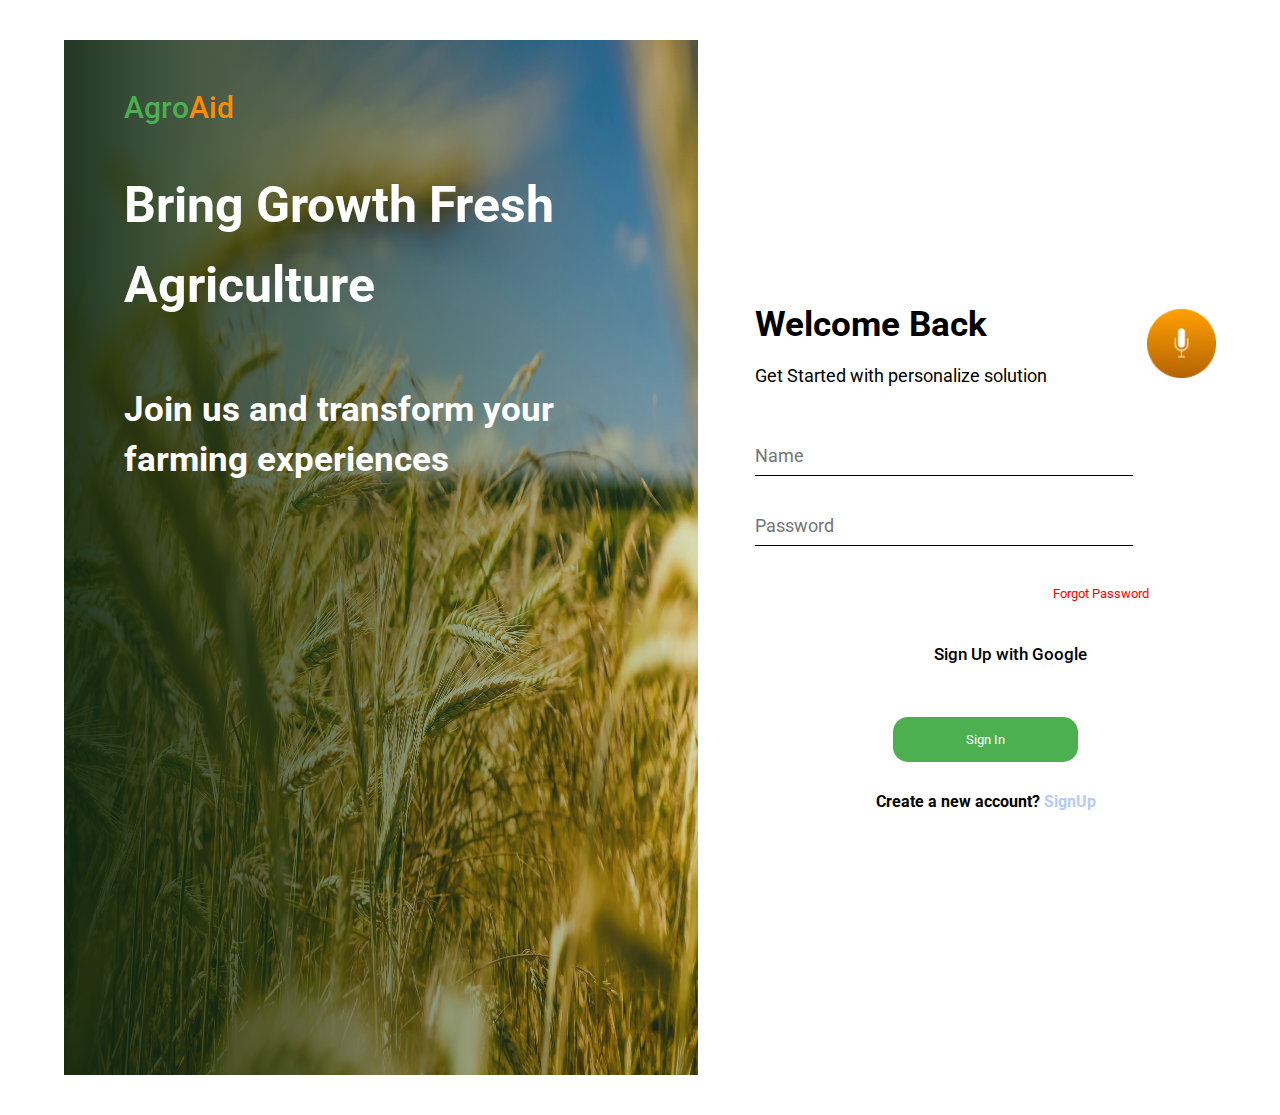
<file: Login-signin/AgroaidSignIN.html>
<!DOCTYPE html>
<html lang="en">

<head>
    <meta charset="UTF-8" />
    <meta name="viewport" content="width=device-width, initial-scale=1.0" />
    <link rel="stylesheet" href="AgroaidSignIN.css" />
    <link rel="preconnect" href="https://fonts.gstatic.com" crossorigin />
    <link
        href="https://fonts.googleapis.com/css2?family=Roboto:ital,wght@0,100;0,300;0,400;0,500;0,700;0,900;1,100;1,300;1,400;1,500;1,700;1,900&display=swap"
        rel="stylesheet" />
    <title>AgroAid</title>
</head>

<body>
    <section class="all-flex">
        <div class="left-sec">
            <div class="leftsec-cont">
                <div class="logo">
                    <h1>Agro<span>Aid</span></h1>
                </div>
                <div class="agro-text">
                    <h1>
                        Bring Growth Fresh Agriculture
                    </h1>
                    <h2>
                        Join us and transform your <br> farming experiences </h2>

                </div>

            </div>
        </div>
        <div class="right-sec">
            <h1 class="mobile-logo">Agro<span>Aid</span></h1>
            <div class="create">
                <div class="create-text">
                    <h1>Welcome Back</h1>
                    <p>Get Started with personalize solution</p>
                </div>
                <div class="create-img">
                    <img src="./Right Voice UI.png" alt="" />
                </div>
            </div>
            <div>
                <form action="" class="form">
                    <input type="text" name="" id="" placeholder="Name" />
                    <input type="password" name="" id="" placeholder="Password" />
                </form>
                <button class="forgot">Forgot Password</button>
                <button class="google-btn">
                    <div class="google-img">
                        <svg viewBox="0 0 36 37" fill="none" xmlns="http://www.w3.org/2000/svg">
                            <path
                                d="M35.5656 16.6847H18.525V21.7315H30.7563C30.1031 28.7378 24.4031 31.7659 18.8813 31.7659C11.875 31.7659 5.64065 26.3034 5.64065 18.4065C5.64065 10.8065 11.5781 5.04717 18.8813 5.04717C24.4625 5.04717 27.8469 8.66904 27.8469 8.66904L31.2906 5.04717C31.2906 5.04717 26.6594 0.000297179 18.6438 0.000297179C8.07502 -0.0590778 0 8.78779 0 18.3472C0 27.6097 7.60002 36.7534 18.8219 36.7534C28.7375 36.7534 35.8625 30.044 35.8625 20.0097C35.9219 17.9315 35.5656 16.6847 35.5656 16.6847Z" />
                        </svg>
                    </div>
                    <p>Sign Up with Google</p>
                </button>
                <button class="signin">Sign In</button>
                <h4>Create a new account?<a href="./AgroaidSignUp.html"> SignUp</a> </h4>
            </div>
        </div>
        </div>
    </section>
</body>

</html>
</file>
<file: Login-signin/AgroaidSignIN.css>
* {
    padding: 0;
    margin: 0;
    box-sizing: border-box;
    font-family: "Roboto", sans-serif;

}

.all-flex {
    width: 90%;
    margin: auto;
    height: auto;
    margin-top: 40px;
    margin-bottom: 40px;
    display: flex;
    justify-content: space-between;
    align-items: center;
}

.left-sec {
    width: 55%;
    background-image: url("./IMG-20240829-WA0002\ \(1\).jpg");
    background-size: 100% 100%;
    background-position: relative;
    background-repeat: no-repeat;
    position: relative;
    height: 115vh;
}

.left-sec::after {
    content: "";
    position: absolute;
    top: 0;
    width: 100%;
    height: 100%;
    background-image: linear-gradient(90deg, #102811ec, #388e3c30);
    z-index: 1;
}

.leftsec-cont {
    position: relative;
    z-index: 2;
    padding: 50px 60px 50px 60px;
}

.logo h1 {
    color: #4CAF50;
    font-size: 30px;
    font-weight: 500;
}

.logo h1 span {
    color: #FF8C00;
}

.agro-text h1 {
    color: white;
    font-size: 50px;
    margin-top: 40px;
    line-height: 80px;
    width: 90%;
}

.agro-text h2 {
    color: white;
    font-size: 35px;
    width: 90%;
    line-height: 50px;
    margin-top: 60px;
}

.create {
    display: flex;
    justify-content: space-between;
    width: 100%;
    align-items: center;
}

.create-text {
    width: 82%;
}

.create-text h1 {
    font-size: 35px;
    margin-bottom: 20px;
}

.create-text p {
    font-size: 18px;
}

.create-img {
    width: 15%;
    cursor: pointer;
}

.create-img img {
    width: 100%;
}

.right-sec {
    width: 40%;
    justify-content: center;

}

.form {
    width: 82%;
    margin-top: 60px;
}

input {
    display: block;
}

input[type=text],
input[type=password] {
    width: 100%;
    border: none;
    outline: none;
    padding-bottom: 10px;
    border-bottom: 1px solid black;
    margin-bottom: 40px;
    height: 30px;
    font-size: 18px;
    transition: all .2s linear;
}

input[type=text]::placeholder,
input[type=password]::placeholder {
    font-size: 18px;
}

input[type=text]:focus,
input[type=password]:focus {
    border-bottom: 1.5px solid #4CAF50;
}

.forgot {
    border: none;
    border-style: none;
    background-color: transparent;
    cursor: pointer;
    margin-left: 50%;
    width: 50%;
    color: red;
}

.google-btn {
    width: 45%;
    margin: auto;
    display: flex;
    align-items: center;
    justify-content: space-between;
    border: none;
    background-color: transparent;
    cursor: pointer;
    margin-top: 30px;
}

.google-img {
    width: 20%;
}

.google-img img {
    width: 100%;
}

.google-btn p {
    width: 76%;
    font-size: 17px;
    font-weight: 500;
}

.signin {
    text-decoration: none;
    background-color: #4CAF50;
    margin-top: 25px;
    padding: 15px;
    border-radius: 15px;
    width: 40%;
    margin: auto;
    margin-top: 40px;
    border-style: none;
    color: white;
    font: "Roboto", sans-serif;
    margin-left: px;
}

.right-sec h4 {
    text-align: center;
    margin-top: 30px;
}

h4 a {
    text-decoration: none;
    color: rgb(182, 203, 246);
}

button {
    display: block;
    cursor: pointer;
}
.mobile-logo{
    display: none;
}
@media screen and (max-width:1024px) {
    .agro-text h1 {
        font-size: 44px;
        margin-top: 40px;
        line-height: 70px;
        width: 100%;
    }

    .agro-text h2 {
        font-size: 28px;
        width: 100%;
        line-height: 45px;
        margin-top: 20px;
    }

    .create-text h1 {
        font-size: 31px;
        margin-bottom: 20px;
    }

    .create-text p {
        font-size: 13px;
    }

    .form {
        margin-top: 50px;
    }

    input[type=text],
    input[type=tel],
    input[type=password] {
        padding-bottom: 7px;
        margin-bottom: 30px;
        height: 25px;
        font-size: 15px;
    }

    input[type=text]::placeholder,
    input[type=tel]::placeholder,
    input[type=password]::placeholder {
        font-size: 15px;
    }

    .google-btn {
        width: 55%;
    }

    .google-img {
        width: 15%;
    }

    .google-btn p {
        width: 80%;
        font-size: 13px;
    }

    .signin {
        padding: 13px;
        border-radius: 17px;
    }

    .right-sec h4 {
        text-align: center;
        font-size: 15px;
        margin-top: 30px;
        font-weight: 500;
    }
}

@media screen and (max-width:769px) {
    .left-sec {
        height: 95vh;
    }

    .agro-text h1 {
        font-size: 37px;
        margin-top: 40px;
        line-height: 57px;
        width: 100%;
    }

    .agro-text h2 {
        font-size: 23px;
        width: 100%;
        line-height: 34px;
        margin-top: 35px;
    }

    .leftsec-cont {
        position: relative;
        z-index: 2;
        padding: 50px 40px 50px 40px;
    }
    .create-text h1 {
        font-size: 24px;
        margin-bottom: 10px;
    }

    .create-text p {
        font-size: 11px;
    }

    .right-sec {
        margin-left: 0px;
    }
    .form {
        margin-top: 50px;
    }

    input[type=text],
    input[type=tel],
    input[type=password] {
        padding-bottom: 7px;
        margin-bottom: 30px;
        height: 25px;
        font-size: 15px;
    }

    input[type=text]::placeholder,
    input[type=tel]::placeholder,
    input[type=password]::placeholder {
        font-size: 15px;
    }

    .google-btn {
        width: 55%;
    }

    .google-img {
        width: 15%;
    }

    .google-btn p {
        width: 83%;
        font-size: 11px;
    }

    .signin {
        padding: 13px;
        border-radius: 17px;
    }

    .right-sec h4 {
        text-align: center;
        font-size: 13px;
        margin-top: 30px;
        font-weight: 500;
    }

}

@media screen and (max-width:601px) {
    .mobile-logo {
         display: block;
         color: #4CAF50;
         font-size: 28px;
         font-weight: 500;
         margin-bottom: 35px;
     }
 
     .mobile-logo span {
         color: #FF8C00;
     }
     .google-img svg {
         width: 100%;
         fill: white;
     }
     .google-btn p {
         color: white;
         font-size: 15px;
     }
     body {
         background-image: url(./IMG-20240829-WA0002\ \(1\).jpg);
         background-size: 100% 100%;
         background-repeat: no-repeat;
         background-position: relative;
     }
 
     .left-sec {
         display: none;
     }
 
     .all-flex {
         width: 90%;
         height: auto;
         min-height: 100vh;
     }
 
     .right-sec {
         width: 100%;
         padding: 40px 10%;
         margin: 0;
         background-color: transparent;
         background-image: linear-gradient(90deg, #102811ec, #388e3c30);
         border-radius: 30px;
     }
 
     .create-text h1 {
        font-size: 30px;
        margin-bottom: 10px;
        color: white;
    }
 
    .create-text p {
        color: white;
        font-size: 16px;
    }
 
     .form {
         margin-top: 45px;
         width: 100%;
     }
 
     input[type=text], input[type=password] {
        padding-bottom: 10px;
        margin-bottom: 35px;
        height: 25px;
        font-size: 14px;
        background-color: transparent;
        color: white;
        border-bottom: 1px solid white;
    }
     .google-btn {
         width: 57%;
     }
     input[type=text]::placeholder,
     input[type=password]::placeholder {
         font-size: 15px;
         color: rgb(245, 238, 238);
     }
     .forgot {
        border: none;
        border-style: none;
        background-color: transparent;
        cursor: pointer;
        margin-left: 65%;
        width: 35%;
        color: red;
    }
     .right-sec h4 {
         text-align: center;
         font-size: 13px;
         color: white;
         margin-top: 30px;
         font-weight: 500;
     }
 }
</file>
